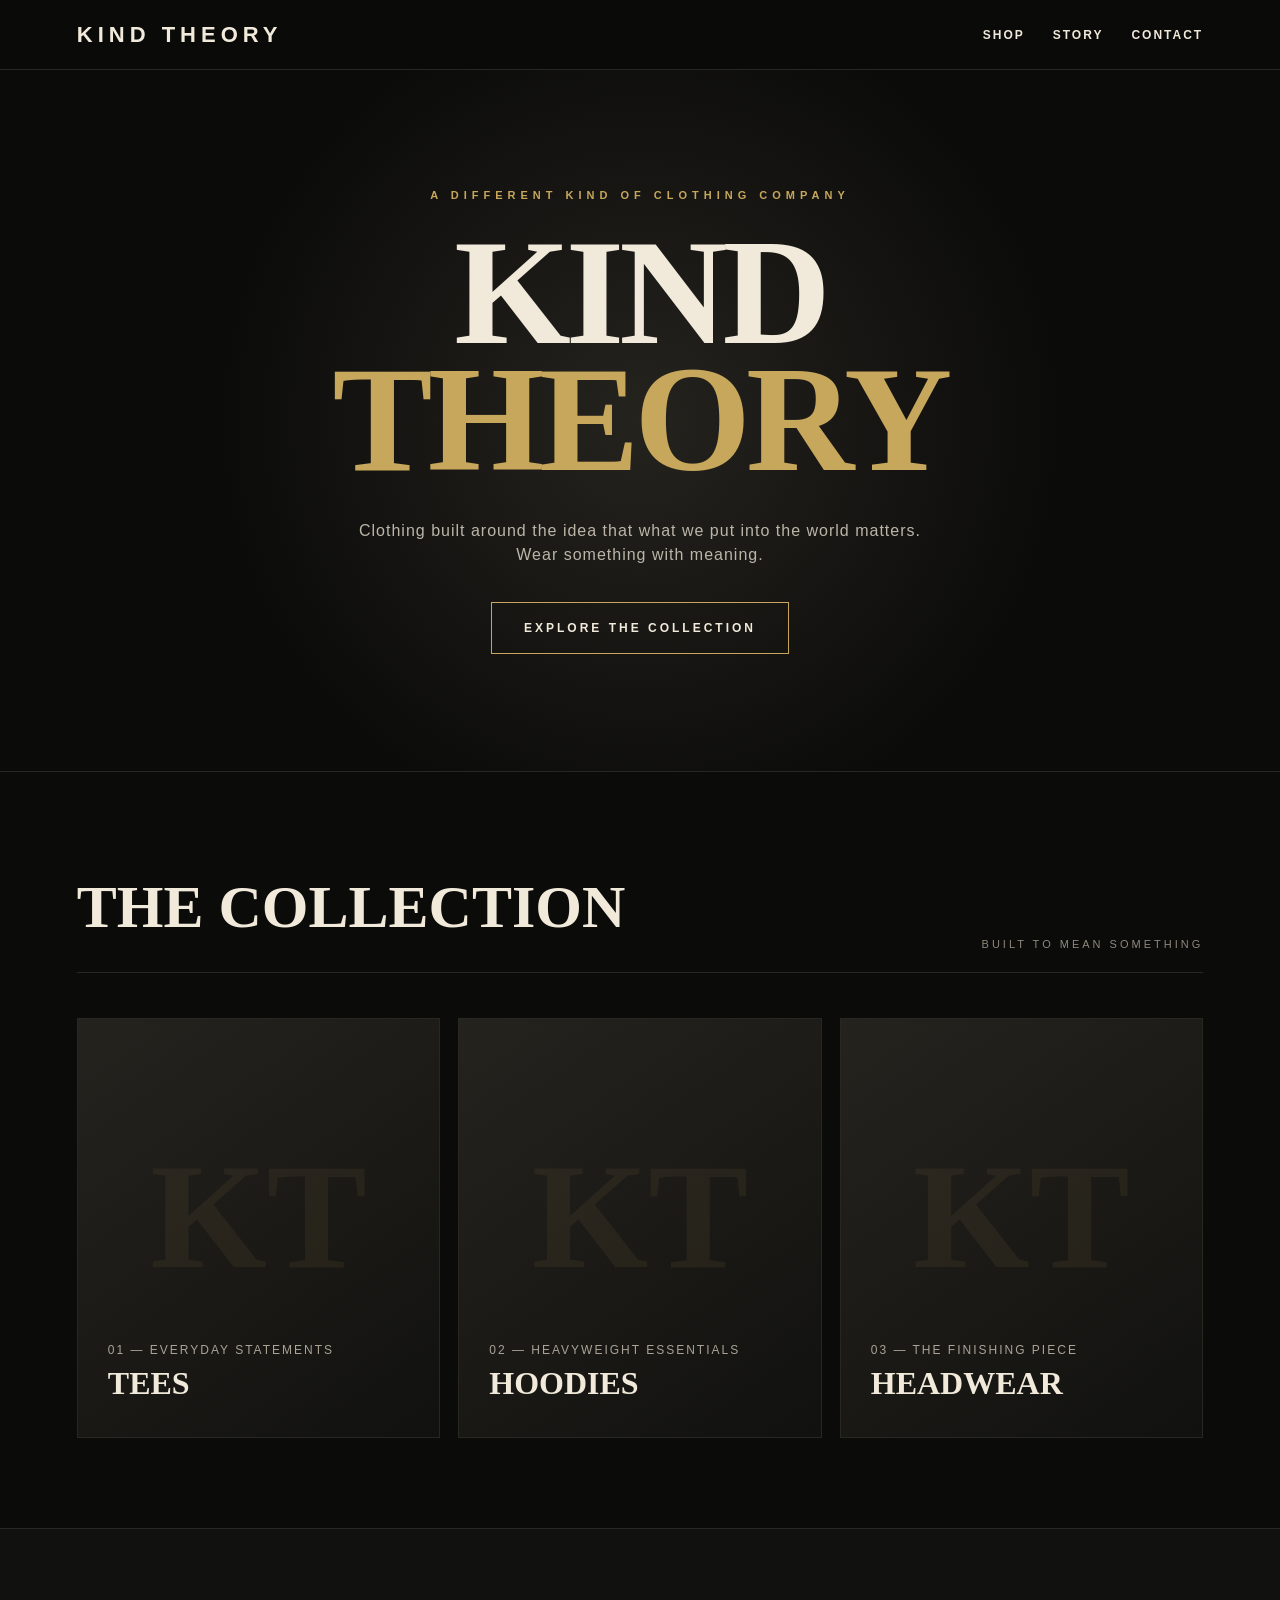
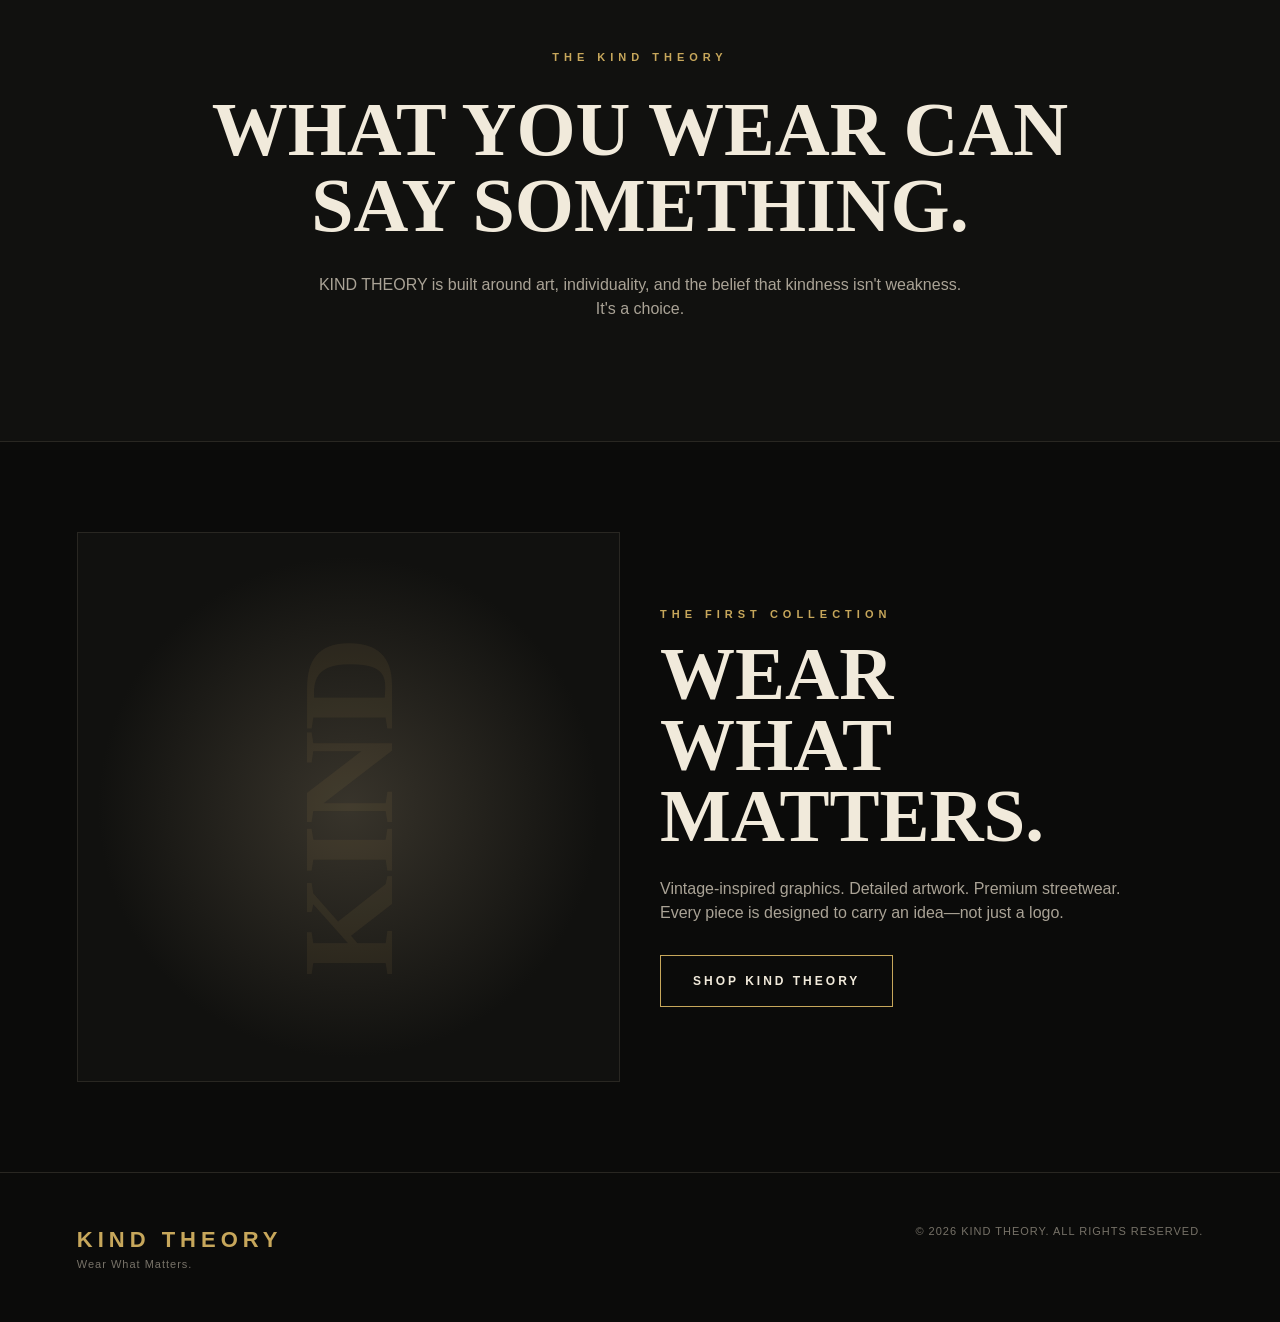
<file: index.html>
<!DOCTYPE html>
<html lang="en">
<head>
  <meta charset="UTF-8">
  <meta name="viewport" content="width=device-width, initial-scale=1.0">
  <title>KIND THEORY — Wear What Matters</title>

  <style>
    * {
      box-sizing: border-box;
      margin: 0;
      padding: 0;
    }

    html {
      scroll-behavior: smooth;
    }

    body {
      font-family: Arial, Helvetica, sans-serif;
      background: #0b0b0a;
      color: #f1eadb;
      line-height: 1.5;
    }

    a {
      color: inherit;
      text-decoration: none;
    }

    /* NAVIGATION */

    nav {
      position: sticky;
      top: 0;
      z-index: 100;
      background: rgba(11, 11, 10, 0.96);
      border-bottom: 1px solid #292722;
      display: flex;
      align-items: center;
      justify-content: space-between;
      padding: 18px 6%;
    }

    .logo {
      font-size: 22px;
      font-weight: 900;
      letter-spacing: 5px;
    }

    .nav-links {
      display: flex;
      gap: 28px;
      font-size: 12px;
      font-weight: bold;
      letter-spacing: 2px;
      text-transform: uppercase;
    }

    .nav-links a:hover {
      color: #c7a75b;
    }

    /* HERO */

    .hero {
      min-height: 78vh;
      display: flex;
      align-items: center;
      justify-content: center;
      text-align: center;
      padding: 80px 20px;
      border-bottom: 1px solid #292722;
      background:
        radial-gradient(circle at center, #25231e 0%, #0b0b0a 58%);
    }

    .hero-content {
      max-width: 900px;
    }

    .eyebrow {
      color: #c7a75b;
      font-size: 11px;
      letter-spacing: 5px;
      font-weight: bold;
      margin-bottom: 25px;
      text-transform: uppercase;
    }

    .hero h1 {
      font-family: Georgia, "Times New Roman", serif;
      font-size: clamp(58px, 12vw, 150px);
      line-height: 0.85;
      letter-spacing: -5px;
      text-transform: uppercase;
    }

    .hero h1 span {
      display: block;
      color: #c7a75b;
    }

    .hero p {
      max-width: 600px;
      margin: 35px auto;
      color: #bcb6a9;
      font-size: 16px;
      letter-spacing: 1px;
    }

    .button {
      display: inline-block;
      padding: 16px 32px;
      border: 1px solid #c7a75b;
      color: #f1eadb;
      font-size: 12px;
      font-weight: bold;
      letter-spacing: 3px;
      text-transform: uppercase;
      transition: 0.25s;
    }

    .button:hover {
      background: #c7a75b;
      color: #0b0b0a;
    }

    /* COLLECTION */

    .section {
      padding: 90px 6%;
      max-width: 1400px;
      margin: auto;
    }

    .section-heading {
      display: flex;
      align-items: end;
      justify-content: space-between;
      margin-bottom: 45px;
      border-bottom: 1px solid #292722;
      padding-bottom: 20px;
    }

    .section-heading h2 {
      font-family: Georgia, "Times New Roman", serif;
      font-size: clamp(35px, 5vw, 60px);
      text-transform: uppercase;
    }

    .section-heading span {
      color: #8e887b;
      font-size: 11px;
      letter-spacing: 3px;
      text-transform: uppercase;
    }

    .collection {
      display: grid;
      grid-template-columns: repeat(3, 1fr);
      gap: 18px;
    }

    .collection-card {
      min-height: 420px;
      display: flex;
      align-items: end;
      padding: 30px;
      position: relative;
      overflow: hidden;
      background: linear-gradient(145deg, #25231e, #11110f);
      border: 1px solid #292722;
    }

    .collection-card::before {
      content: "KT";
      position: absolute;
      top: 50%;
      left: 50%;
      transform: translate(-50%, -55%);
      font-family: Georgia, serif;
      font-size: 150px;
      font-weight: bold;
      color: rgba(199, 167, 91, 0.08);
    }

    .collection-card h3 {
      position: relative;
      z-index: 2;
      font-family: Georgia, serif;
      font-size: 32px;
      text-transform: uppercase;
    }

    .collection-card p {
      position: relative;
      z-index: 2;
      color: #aaa396;
      font-size: 12px;
      letter-spacing: 2px;
      text-transform: uppercase;
    }

    /* MANIFESTO */

    .manifesto {
      border-top: 1px solid #292722;
      border-bottom: 1px solid #292722;
      text-align: center;
      padding: 120px 20px;
      background: #11110f;
    }

    .manifesto-small {
      color: #c7a75b;
      font-size: 11px;
      font-weight: bold;
      letter-spacing: 5px;
      text-transform: uppercase;
      margin-bottom: 25px;
    }

    .manifesto h2 {
      max-width: 950px;
      margin: auto;
      font-family: Georgia, serif;
      font-size: clamp(38px, 6vw, 76px);
      line-height: 1;
      text-transform: uppercase;
    }

    .manifesto p {
      max-width: 650px;
      margin: 30px auto 0;
      color: #aaa396;
    }

    /* FEATURED */

    .featured {
      display: grid;
      grid-template-columns: 1fr 1fr;
      gap: 40px;
      align-items: center;
    }

    .featured-art {
      min-height: 550px;
      background:
        radial-gradient(circle, #38342b 0%, #11110f 65%);
      border: 1px solid #292722;
      display: flex;
      align-items: center;
      justify-content: center;
      position: relative;
      overflow: hidden;
    }

    .featured-art::before {
      content: "KIND";
      position: absolute;
      font-family: Georgia, serif;
      font-size: 130px;
      font-weight: bold;
      color: rgba(199, 167, 91, 0.08);
      transform: rotate(-90deg);
    }

    .featured-copy .eyebrow {
      margin-bottom: 15px;
    }

    .featured-copy h2 {
      font-family: Georgia, serif;
      font-size: clamp(40px, 6vw, 75px);
      line-height: 0.95;
      text-transform: uppercase;
      margin-bottom: 25px;
    }

    .featured-copy p {
      color: #aaa396;
      margin-bottom: 30px;
      max-width: 500px;
    }

    /* FOOTER */

    footer {
      border-top: 1px solid #292722;
      padding: 50px 6%;
      display: flex;
      justify-content: space-between;
      gap: 30px;
      flex-wrap: wrap;
    }

    footer .logo {
      color: #c7a75b;
    }

    footer p {
      color: #777268;
      font-size: 11px;
      letter-spacing: 1px;
    }

    /* MOBILE */

    @media (max-width: 750px) {

      nav {
        padding: 16px 5%;
      }

      .nav-links {
        gap: 12px;
        font-size: 9px;
        letter-spacing: 1px;
      }

      .logo {
        font-size: 17px;
        letter-spacing: 3px;
      }

      .hero {
        min-height: 72vh;
      }

      .hero h1 {
        letter-spacing: -3px;
      }

      .collection {
        grid-template-columns: 1fr;
      }

      .collection-card {
        min-height: 300px;
      }

      .featured {
        grid-template-columns: 1fr;
      }

      .featured-art {
        min-height: 400px;
      }

      .section-heading {
        display: block;
      }

      .section-heading span {
        display: block;
        margin-top: 10px;
      }
    }
  </style>
</head>

<body>

  <nav>
    <a href="index.html" class="logo">KIND THEORY</a>

    <div class="nav-links">
      <a href="#collection">Shop</a>
      <a href="#story">Story</a>
      <a href="#contact">Contact</a>
    </div>
  </nav>

  <main>

    <section class="hero">
      <div class="hero-content">
        <div class="eyebrow">A Different Kind of Clothing Company</div>

        <h1>
          KIND
          <span>THEORY</span>
        </h1>

        <p>
          Clothing built around the idea that what we put into the world matters.
          Wear something with meaning.
        </p>

        <a href="products.html" class="button">Explore The Collection</a>
      </div>
    </section>


    <section class="section" id="collection">

      <div class="section-heading">
        <h2>The Collection</h2>
        <span>Built to Mean Something</span>
      </div>

      <div class="collection">

        <a href="products.html" class="collection-card">
          <div>
            <p>01 — Everyday Statements</p>
            <h3>Tees</h3>
          </div>
        </a>

        <a href="products.html" class="collection-card">
          <div>
            <p>02 — Heavyweight Essentials</p>
            <h3>Hoodies</h3>
          </div>
        </a>

        <a href="products.html" class="collection-card">
          <div>
            <p>03 — The Finishing Piece</p>
            <h3>Headwear</h3>
          </div>
        </a>

      </div>
    </section>


    <section class="manifesto" id="story">

      <div class="manifesto-small">The Kind Theory</div>

      <h2>
        What you wear can say something.
      </h2>

      <p>
        KIND THEORY is built around art, individuality, and the belief
        that kindness isn't weakness. It's a choice.
      </p>

    </section>


    <section class="section">

      <div class="featured">

        <div class="featured-art">
          <span></span>
        </div>

        <div class="featured-copy">

          <div class="eyebrow">The First Collection</div>

          <h2>
            Wear<br>
            What<br>
            Matters.
          </h2>

          <p>
            Vintage-inspired graphics. Detailed artwork. Premium streetwear.
            Every piece is designed to carry an idea—not just a logo.
          </p>

          <a href="products.html" class="button">
            Shop KIND THEORY
          </a>

        </div>

      </div>

    </section>

  </main>


  <footer id="contact">

    <div>
      <div class="logo">KIND THEORY</div>
      <p>Wear What Matters.</p>
    </div>

    <p>
      © 2026 KIND THEORY. ALL RIGHTS RESERVED.
    </p>

  </footer>

</body>
</html>
</file>
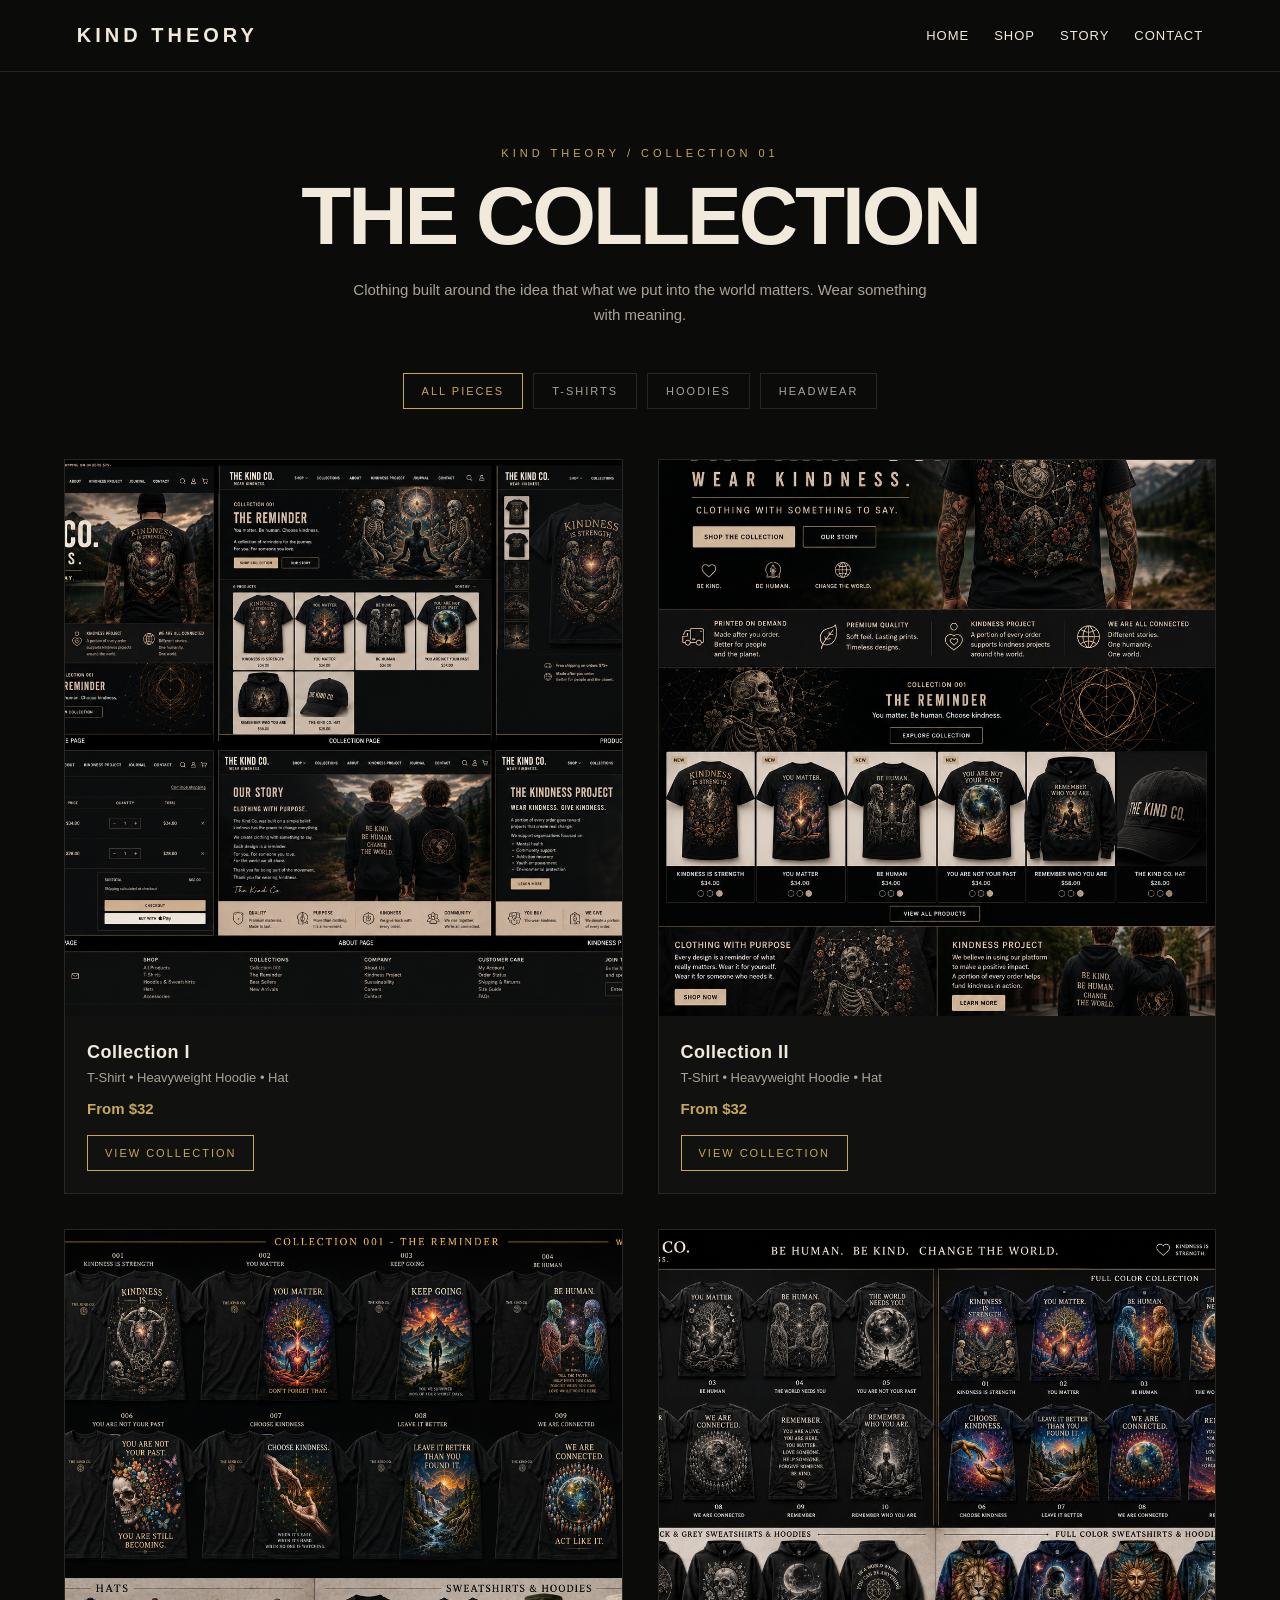
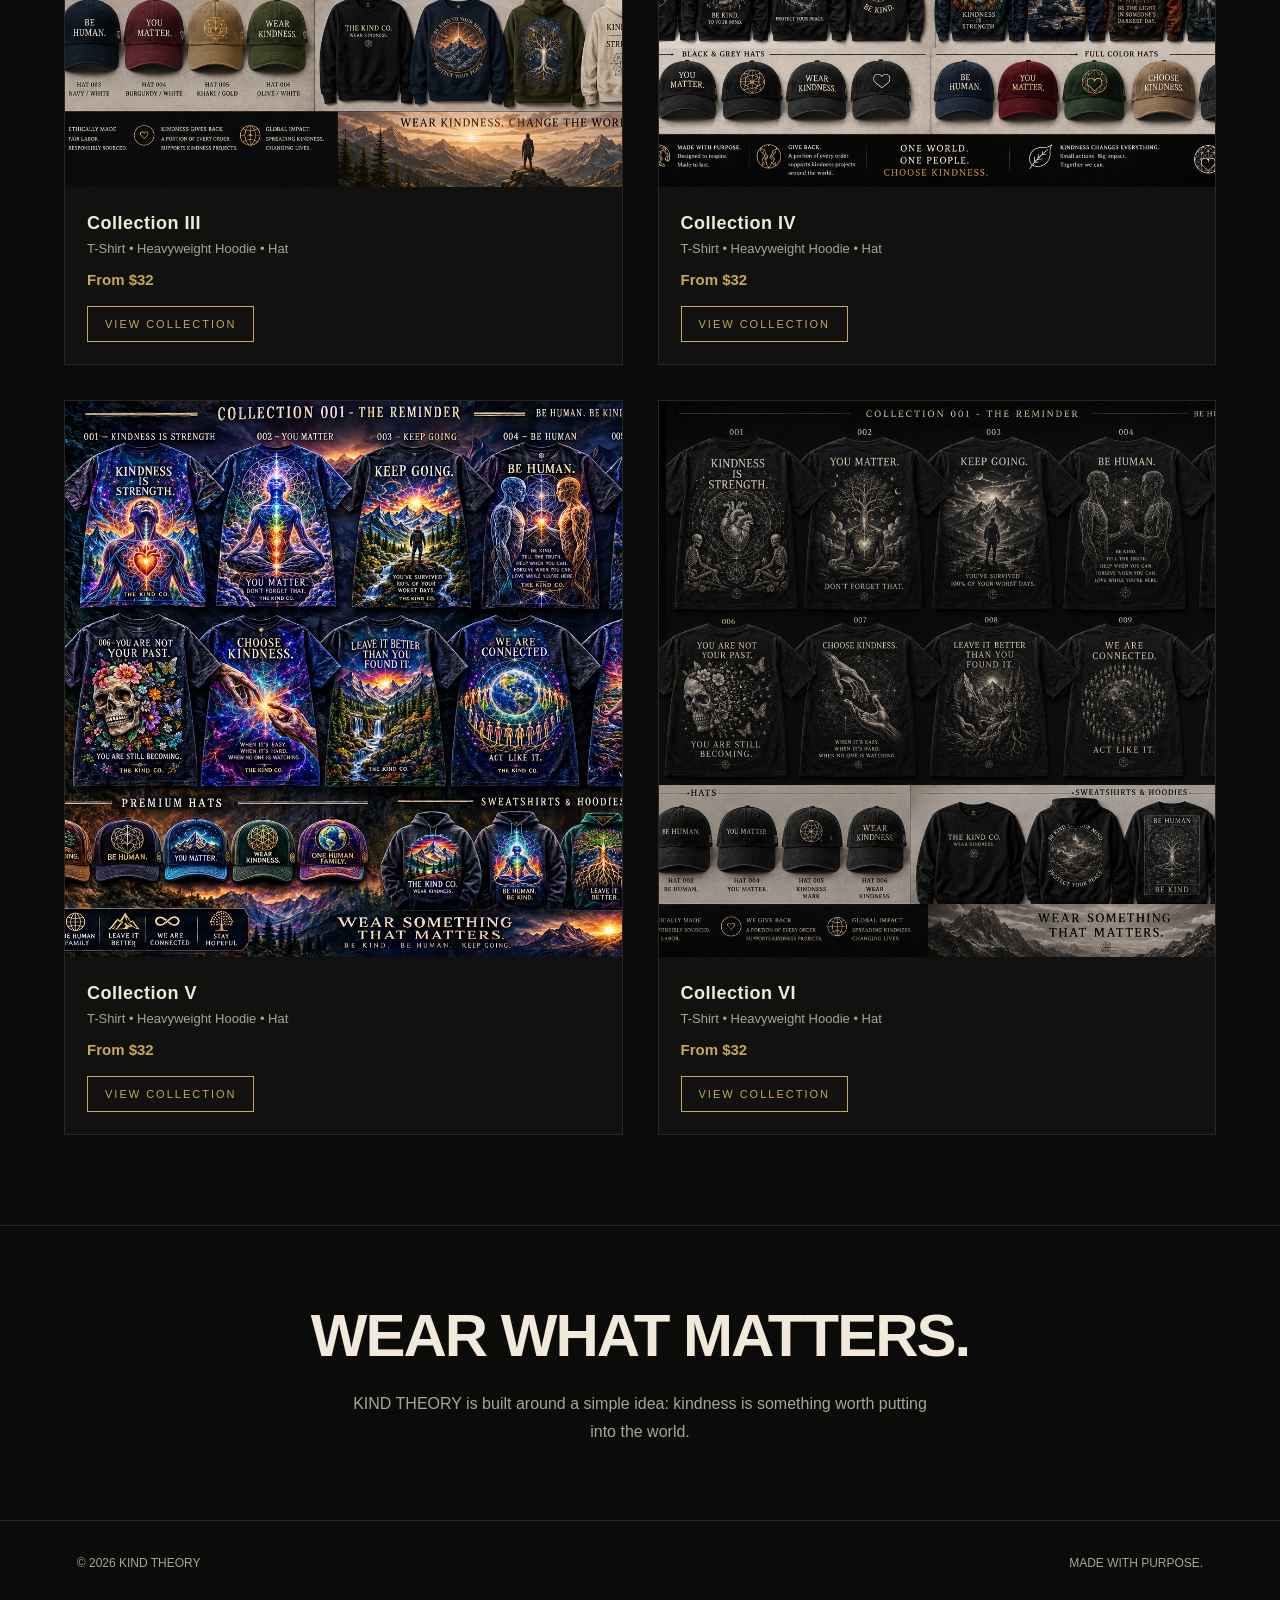
<file: products.html>
<!DOCTYPE html>
<html lang="en">
<head>
  <meta charset="UTF-8">
  <meta name="viewport" content="width=device-width, initial-scale=1.0">
  <title>KIND THEORY — The Collection</title>

  <style>
    :root {
      --black: #0b0b0a;
      --cream: #f1eadb;
      --gold: #c7a75b;
      --muted: #aaa396;
      --line: #292722;
    }

    * {
      box-sizing: border-box;
    }

    body {
      margin: 0;
      background: var(--black);
      color: var(--cream);
      font-family: Arial, Helvetica, sans-serif;
    }

    a {
      color: inherit;
      text-decoration: none;
    }

    nav {
      height: 72px;
      display: flex;
      align-items: center;
      justify-content: space-between;
      padding: 0 6%;
      border-bottom: 1px solid var(--line);
    }

    .logo {
      font-size: 20px;
      font-weight: 900;
      letter-spacing: 4px;
    }

    .nav-links {
      display: flex;
      gap: 25px;
      font-size: 13px;
      letter-spacing: 1px;
      text-transform: uppercase;
    }

    .shop-header {
      text-align: center;
      padding: 75px 20px 45px;
    }

    .eyebrow {
      color: var(--gold);
      font-size: 11px;
      letter-spacing: 4px;
      text-transform: uppercase;
      margin-bottom: 18px;
    }

    h1 {
      margin: 0;
      font-size: clamp(42px, 9vw, 82px);
      letter-spacing: -3px;
      line-height: .95;
    }

    .intro {
      max-width: 600px;
      margin: 22px auto 0;
      color: var(--muted);
      line-height: 1.7;
      font-size: 15px;
    }

    .categories {
      display: flex;
      justify-content: center;
      flex-wrap: wrap;
      gap: 10px;
      padding: 0 20px 50px;
    }

    .category {
      border: 1px solid var(--line);
      padding: 11px 18px;
      color: var(--muted);
      font-size: 11px;
      letter-spacing: 2px;
      text-transform: uppercase;
    }

    .category.active,
    .category:hover {
      border-color: var(--gold);
      color: var(--gold);
    }

    .collection {
      width: 90%;
      max-width: 1250px;
      margin: auto;
      display: grid;
      grid-template-columns: repeat(2, 1fr);
      gap: 35px;
      padding-bottom: 90px;
    }

    .product {
      border: 1px solid var(--line);
      background: #11110f;
      transition: transform .25s ease, border-color .25s ease;
    }

    .product:hover {
      transform: translateY(-4px);
      border-color: #514a38;
    }

    .product-image {
      width: 100%;
      aspect-ratio: 1 / 1;
      object-fit: cover;
      background: #151513;
    }

    .product-info {
      padding: 22px;
    }

    .product-name {
      font-size: 18px;
      font-weight: 700;
      letter-spacing: .5px;
    }

    .product-description {
      color: var(--muted);
      font-size: 13px;
      margin-top: 7px;
    }

    .product-price {
      color: var(--gold);
      font-size: 15px;
      margin-top: 15px;
      font-weight: 700;
    }

    .view {
      display: inline-block;
      margin-top: 18px;
      border: 1px solid var(--gold);
      padding: 11px 17px;
      color: var(--gold);
      font-size: 11px;
      letter-spacing: 2px;
      text-transform: uppercase;
    }

    .statement {
      border-top: 1px solid var(--line);
      border-bottom: 1px solid var(--line);
      text-align: center;
      padding: 75px 20px;
    }

    .statement h2 {
      margin: 0;
      font-size: clamp(32px, 6vw, 60px);
      letter-spacing: -2px;
    }

    .statement p {
      color: var(--muted);
      max-width: 600px;
      margin: 20px auto 0;
      line-height: 1.7;
    }

    footer {
      padding: 35px 6%;
      display: flex;
      justify-content: space-between;
      gap: 20px;
      color: var(--muted);
      font-size: 12px;
    }

    @media (max-width: 700px) {
      nav {
        height: auto;
        padding: 22px 6%;
        flex-direction: column;
        gap: 18px;
      }

      .nav-links {
        gap: 15px;
        font-size: 10px;
      }

      .collection {
        grid-template-columns: 1fr;
        width: 92%;
      }

      footer {
        flex-direction: column;
        text-align: center;
      }
    }
  </style>
</head>

<body>

  <nav>
    <div class="logo">KIND THEORY</div>

    <div class="nav-links">
      <a href="index.html">Home</a>
      <a href="products.html">Shop</a>
      <a href="#">Story</a>
      <a href="#">Contact</a>
    </div>
  </nav>

  <header class="shop-header">
    <div class="eyebrow">KIND THEORY / COLLECTION 01</div>

    <h1>THE COLLECTION</h1>

    <p class="intro">
      Clothing built around the idea that what we put into the world matters.
      Wear something with meaning.
    </p>
  </header>

  <div class="categories">
    <div class="category active">All Pieces</div>
    <div class="category">T-Shirts</div>
    <div class="category">Hoodies</div>
    <div class="category">Headwear</div>
  </div>

  <main class="collection">

    <article class="product">
      <img class="product-image"
        src="22370A0D-BCDD-4456-8B96-B6A62BE8BCB6.png"
        alt="KIND THEORY Collection One">
      <div class="product-info">
        <div class="product-name">Collection I</div>
        <div class="product-description">T-Shirt • Heavyweight Hoodie • Hat</div>
        <div class="product-price">From $32</div>
        <a class="view" href="#">View Collection</a>
      </div>
    </article>

    <article class="product">
      <img class="product-image"
        src="65FE4AC2-0769-4F1D-94D3-4F8BF71BDB14.png"
        alt="KIND THEORY Collection Two">
      <div class="product-info">
        <div class="product-name">Collection II</div>
        <div class="product-description">T-Shirt • Heavyweight Hoodie • Hat</div>
        <div class="product-price">From $32</div>
        <a class="view" href="#">View Collection</a>
      </div>
    </article>

    <article class="product">
      <img class="product-image"
        src="687F6618-81D1-4C05-AAE5-D9E7E2B88C11.png"
        alt="KIND THEORY Collection Three">
      <div class="product-info">
        <div class="product-name">Collection III</div>
        <div class="product-description">T-Shirt • Heavyweight Hoodie • Hat</div>
        <div class="product-price">From $32</div>
        <a class="view" href="#">View Collection</a>
      </div>
    </article>

    <article class="product">
      <img class="product-image"
        src="A071092A-C998-4EC9-86A8-8B2B8CD1C3FD.png"
        alt="KIND THEORY Collection Four">
      <div class="product-info">
        <div class="product-name">Collection IV</div>
        <div class="product-description">T-Shirt • Heavyweight Hoodie • Hat</div>
        <div class="product-price">From $32</div>
        <a class="view" href="#">View Collection</a>
      </div>
    </article>

    <article class="product">
      <img class="product-image"
        src="DAF91DF5-F206-4D3B-926C-0C4FDA29F6B0.png"
        alt="KIND THEORY Collection Five">
      <div class="product-info">
        <div class="product-name">Collection V</div>
        <div class="product-description">T-Shirt • Heavyweight Hoodie • Hat</div>
        <div class="product-price">From $32</div>
        <a class="view" href="#">View Collection</a>
      </div>
    </article>

    <article class="product">
      <img class="product-image"
        src="F14AE108-23BB-4916-806F-9B20AE455D83.png"
        alt="KIND THEORY Collection Six">
      <div class="product-info">
        <div class="product-name">Collection VI</div>
        <div class="product-description">T-Shirt • Heavyweight Hoodie • Hat</div>
        <div class="product-price">From $32</div>
        <a class="view" href="#">View Collection</a>
      </div>
    </article>

  </main>

  <section class="statement">
    <h2>WEAR WHAT MATTERS.</h2>

    <p>
      KIND THEORY is built around a simple idea:
      kindness is something worth putting into the world.
    </p>
  </section>

  <footer>
    <div>© 2026 KIND THEORY</div>
    <div>MADE WITH PURPOSE.</div>
  </footer>

</body>
</html>
</file>
